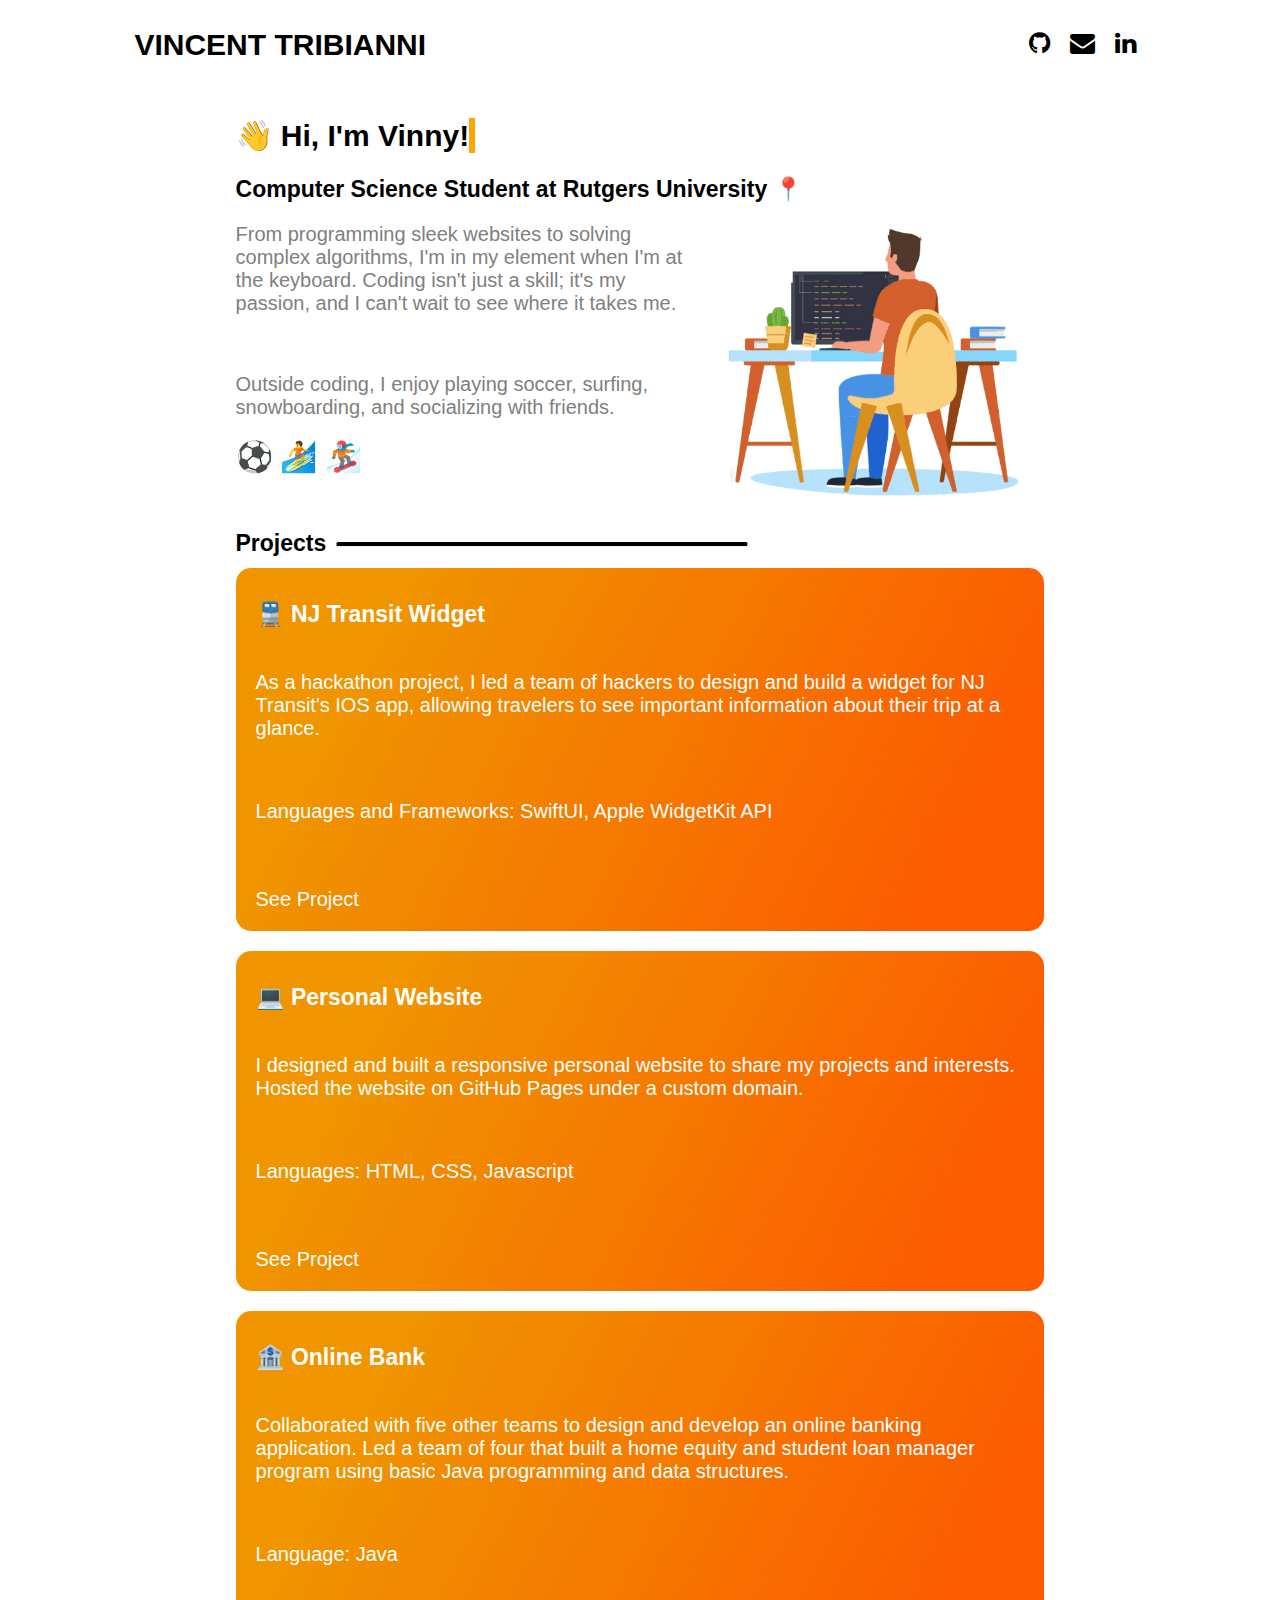
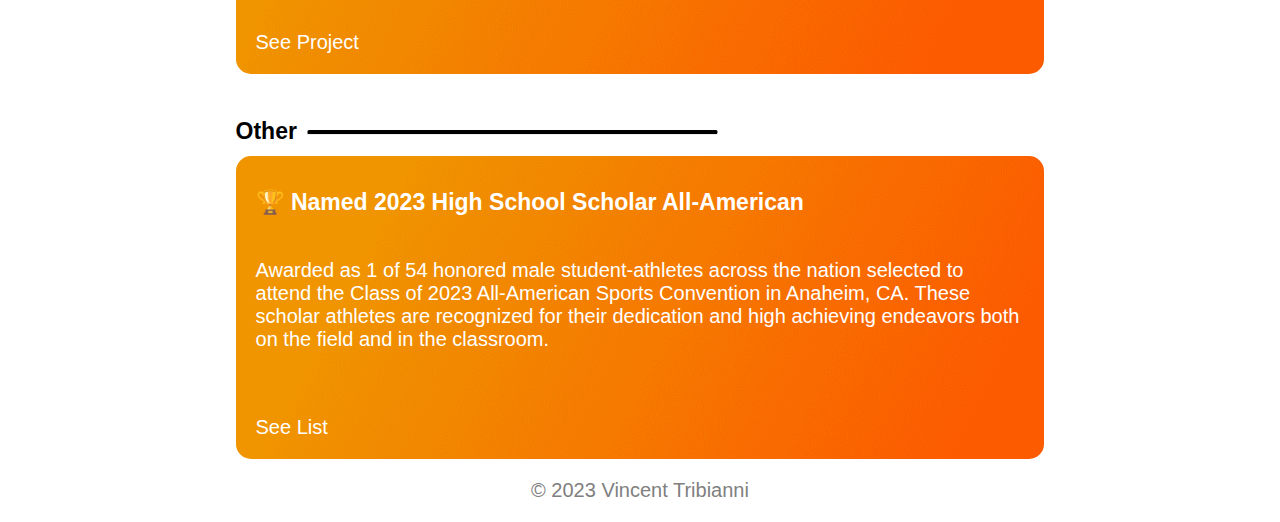
<file: index.html>
<!DOCTYPE html>
<html lang="em">
<head>
    <title>Vincent Tribianni</title>
    <link rel="stylesheet" href="style.css">
    <link rel="script" href="script.js">
    <link rel="stylesheet" href="https://cdnjs.cloudflare.com/ajax/libs/font-awesome/4.7.0/css/font-awesome.min.css">
    <meta charset="UTF-8">
    <meta name="viewport" content="width=device-width, initial-scale=1.0">
</head>


<body>
    <div class="contain">
    <div class="header">
        <h1>VINCENT TRIBIANNI</h1>
        <a target="_blank" href="https://linkedin.com/in/vincent-tribianni" ><i class="fa fa-linkedin"></i></a>
        <a target="_blank" href="mailto:vincent.tribianni@rutgers.edu"><i class="fa fa-envelope"></i></a>
        <a target="_blank" href="https://github.com/vinnytribianni" ><i class="fa fa-github"></i></a>
        <br><br><br>
    </div>
    <div>
        <div class="contain">
        <div>
        <div class="type">
        <div class="typed-out">
        &#128075 Hi, I'm Vinny!
        </div></div>
        <h2>Computer Science Student at Rutgers University &#128205</h2>
        <img class="image" src="coding.gif">
        <p>From programming sleek websites to solving complex algorithms, I'm in my element when I'm at the keyboard. Coding isn't just a skill; it's my passion, and I can't wait to see where it takes me.</p>
        <br>
        <p>Outside coding, I enjoy playing soccer, surfing, snowboarding, and socializing with friends.</p>
        <p1>&#9917 &#127940 &#127938</p1>
        <br><br>
        <div class="subheader">Projects<hr class="rounded"></div>
        <div class="projects">
        <div class="large_tile">
            <h3>&#128646  NJ Transit Widget </h3>
            <p>As a hackathon project, I led a team of hackers to design and build a widget for NJ Transit's IOS app, allowing travelers to see important information about their trip at a glance.</p>
            <p>Languages and Frameworks: SwiftUI, Apple WidgetKit API</p>
            <a class="hover-underline-animation" target="_blank" href="https://github.com/vinnytribianni/NJTransitWidget">See Project</a>
        </div>
        <div class="large_tile">
            <h3>&#128187  Personal Website </h3>
            <p>I designed and built a responsive personal website to share my projects and interests. Hosted the website on GitHub Pages under a custom domain.</p>
            <p>Languages: HTML, CSS, Javascript</p>
            <a class="hover-underline-animation" target="_blank" href="https://github.com/vinnytribianni/Personal-Website">See Project</a>
        </div>
        <div class="large_tile">
            <h3>&#127974  Online Bank</h3>
            <p>Collaborated with five other teams to design and develop an online banking application.
                Led a team of four that built a home equity and student loan manager program using basic Java programming and data structures.</p>
            <p>Language: Java</p>
            <a class="hover-underline-animation" target="_blank" href="https://github.com/vinnytribianni/onlinebank">See Project</a>
        </div>
        </div>
        <div class="subheader">Other<hr class="rounded"></div>
        <div class="large_tile">
            <h3>&#127942  Named 2023 High School Scholar All-American</h3>
            <p>Awarded as 1 of 54 honored male student-athletes across the nation selected to attend the Class of 2023 All-American Sports Convention in Anaheim, CA. These scholar athletes are recognized for their dedication and high achieving endeavors both on the field and in the classroom.</p>
            <a class="hover-underline-animation" target="_blank" href="https://unitedsoccercoaches.org/2022-23-high-school-boys-and-girls-scholar-all-americans-announced/">See List</a>
        </div>
    </div>
    <br><br><br>
    <div class="contain"><p class="footer">&#169 2023 Vincent Tribianni</p></div>


</body>
</html>
</file>
<file: style.css>
/* Main Elements */

.contain {
    width: 80%;
    margin: 0 auto;  
} 
.header h1{
    display: inline-block;
    font: bold 30px helvetica;
}
.header a {
    float: right;
    font-size: 25px;
    color: black;
    padding: 22px 10px 5px 10px;
}
.contain h2{
    font: bold 23px helvetica;
    color: black;
}
.contain p {
    font: 20px helvetica;
    color: gray;
}
.contain p1 {
    font-size: 30px;
}
.header a:hover {
    color: orange;
}
.image {
    float: right;
    width: 330px;
    padding: 5px 5px 5px 5px;
    text-align: right;
}
hr.rounded {
    border-top: 4px solid black;
    border-radius: 5px;
    float: right;
    width: 32vw;
    margin-left: 10px;
}
.subheader {
    font: bold 23px helvetica;
    color: black;
    float: left;
    margin-bottom: 10px;
    margin-top: 20px;
}
.footer {
    text-align: center;
}

/* Sizing Adjustment for Mobile Screens */

@media (max-width: 520px) {
    .header h1 {
        font: bold 21px helvetica;
    }
    .header a {
        font-size: 18px;
        padding: 15px 5px 2.5px 10px;

    }
    .image {
        width: 260px;
    }
}

/* Tile Layout */

.projects {
    display: inline-block;
}
.large_tile {
    margin-bottom: 20px;
    background-image: url(gradient.png);
    background-size: cover;
    width: 100%;
    height: auto;
    position: relative;
    overflow: hidden;
    border-radius: 15px;
    float: left;
}
.large_tile h3 {
    font: bold 23px helvetica;
    color: white;
    padding-left: 20px;
    padding-top: 10px;
}
.large_tile p {
    font: 20px helvetica;
    color: white;
    padding: 20px 20px 20px 20px;
}
.large_tile a {
    font: 20px helvetica;
    text-decoration: none;
    color: white;
    padding: 20px 20px 20px 20px;
}

/* Underline Animation */

.hover-underline-animation{
    display: inline-block;
    position: relative;
    color: white;
    font-size: 20px;
    margin-top: 5px;
  }
  .hover-underline-animation:after {
    content: "";
    position: absolute;
    width: 100%;
    transform: scaleX(0);
    height: 3px;
    bottom: 17px;
    left: 0;
    background-color: white;
    transform-origin: center;
    transition: transform 0.25s ease-out;
  }
  .hover-underline-animation:hover:after {
    transform: scaleX(1);
    transform-origin: center;
  }

/* Typing Animation */

.type{
    display: inline-block;
}
.typed-out{
    overflow: hidden;
    border-right: .2em solid orange;
    white-space: nowrap;
    animation: typing 1s steps(20, end) forwards, blinking .8s infinite;
    font: bold 30px helvetica;
}
@keyframes typing {
    from { width: 0 }
    to { width: 100% }
}
@keyframes blinking {
    from { border-color: transparent }
    to { border-color: orange; }
}
</file>
